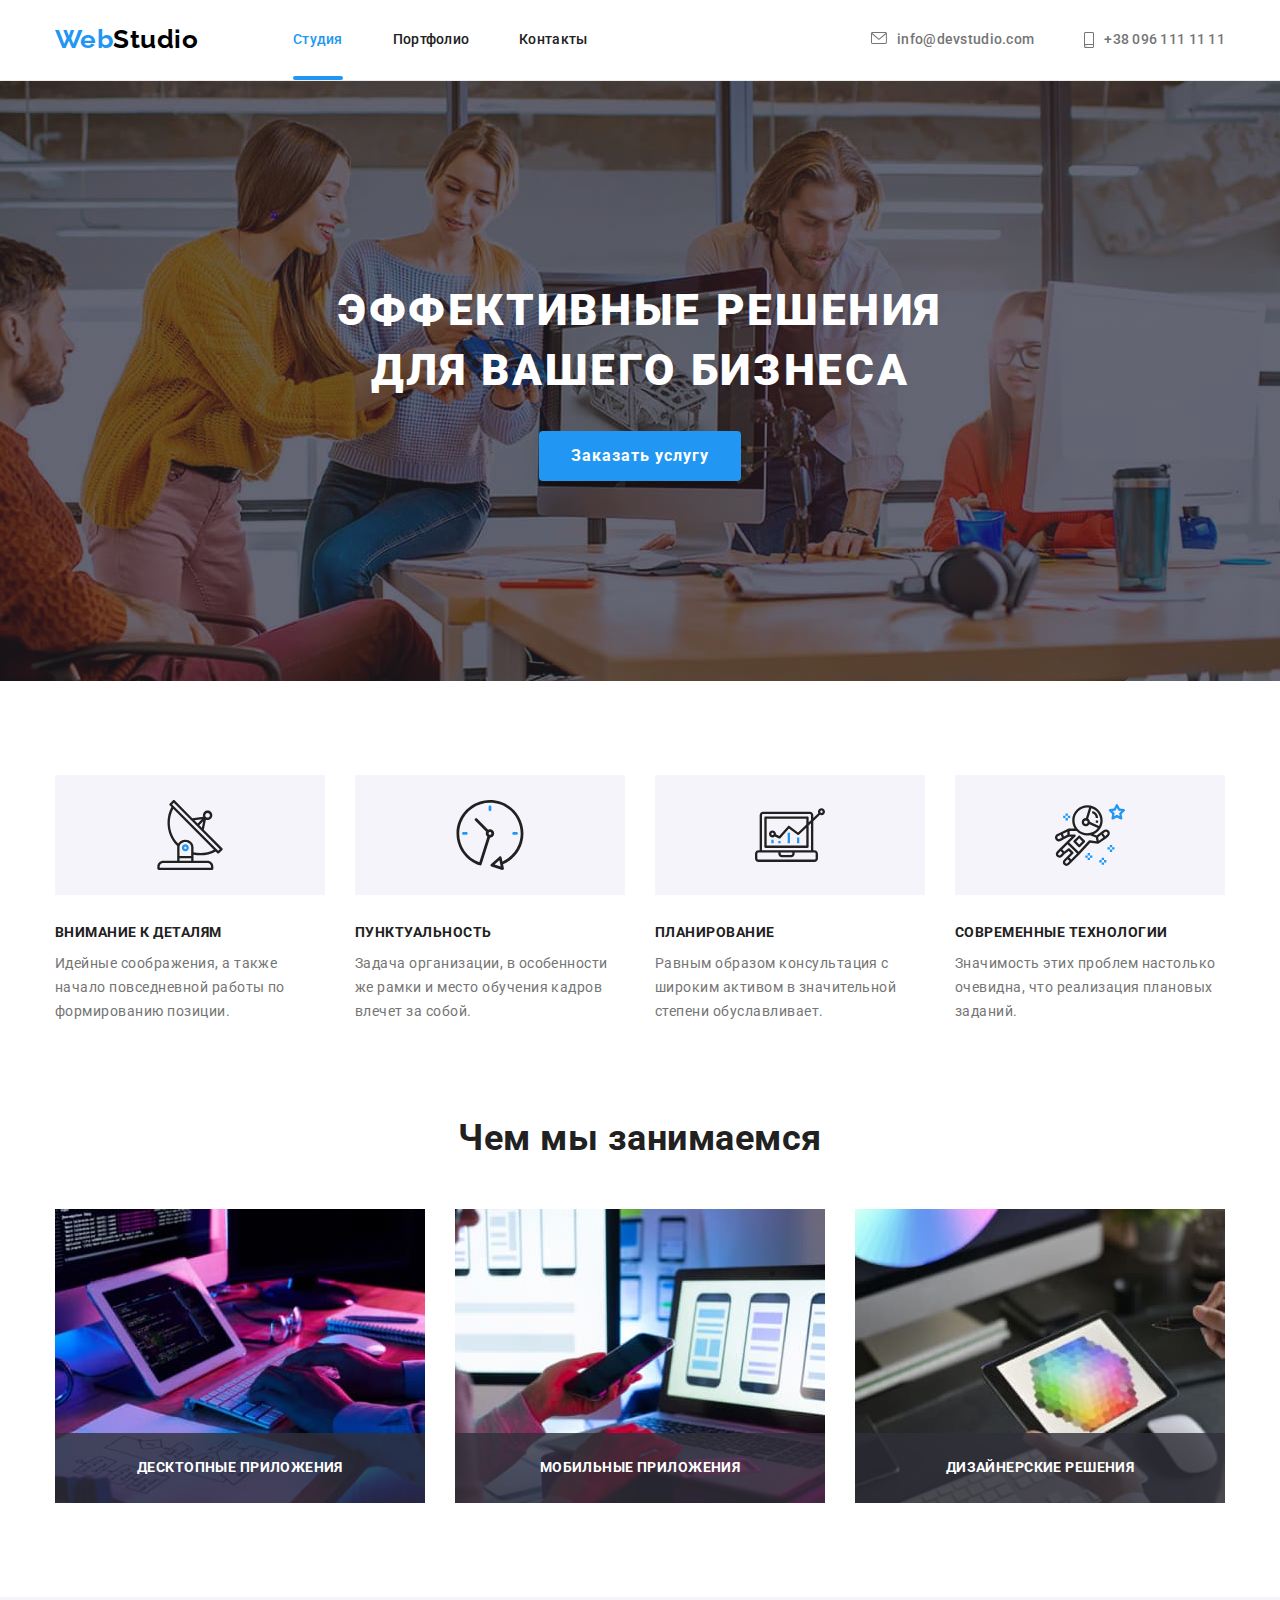
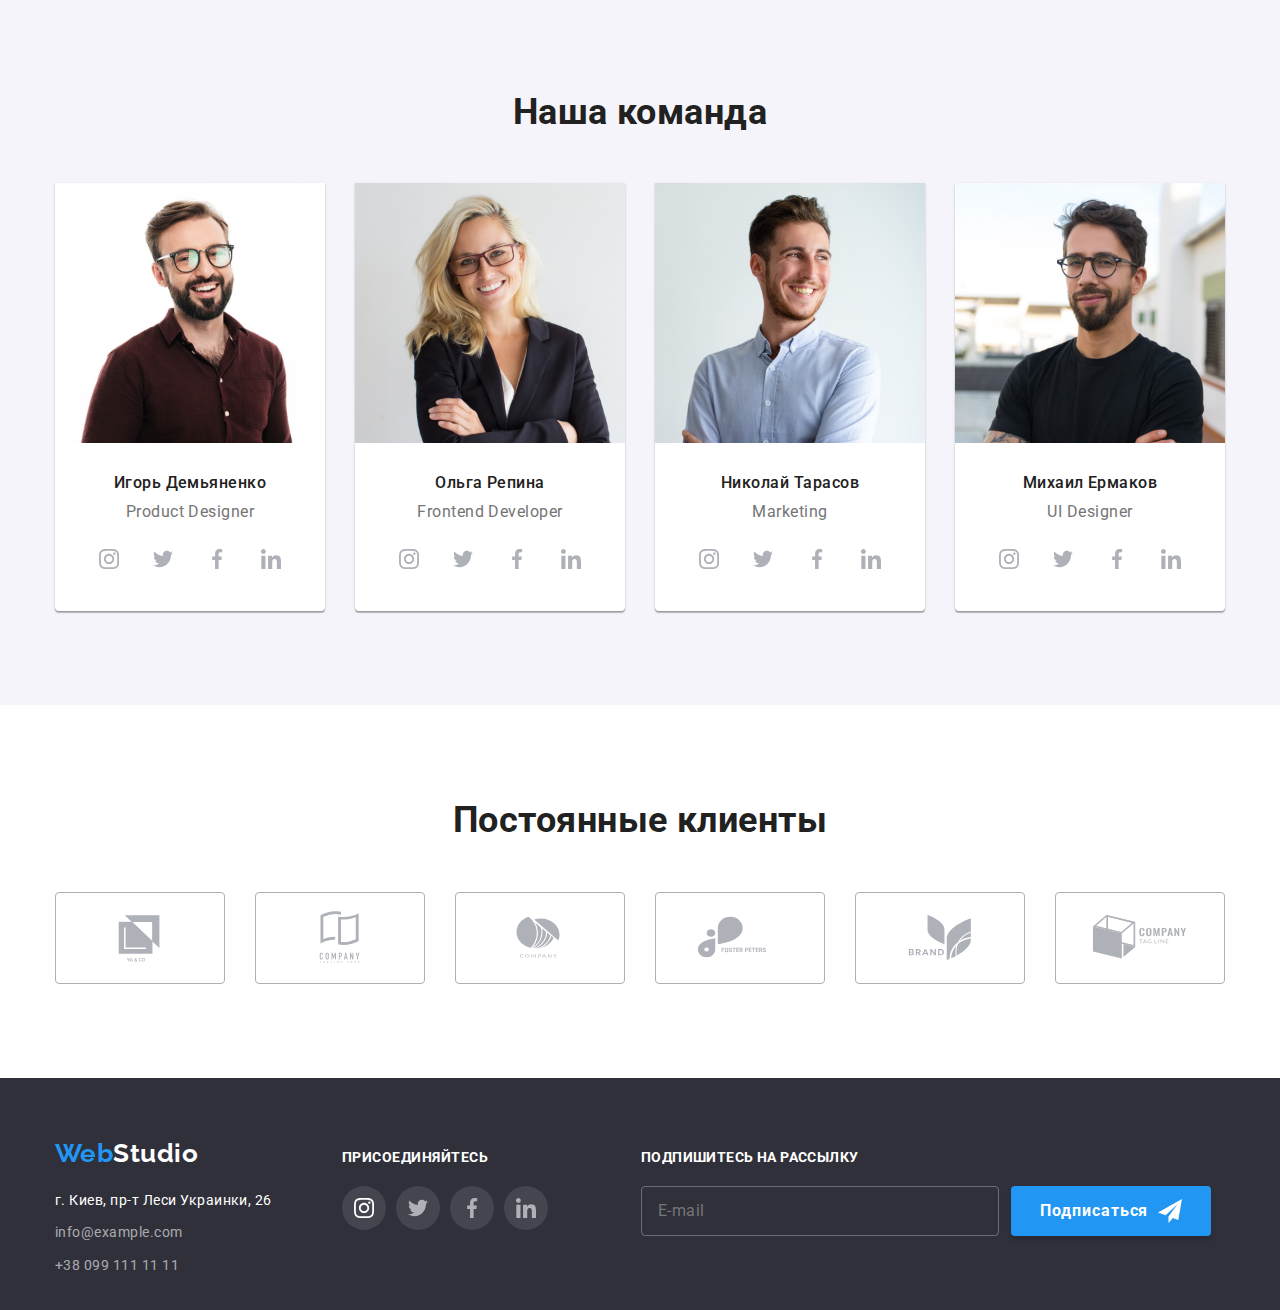
<file: index.html>
<!DOCTYPE html>
<html lang="ru">
  <head>
    <meta charset="UTF-8" />
    <meta http-equiv="X-UA-Compatible" content="IE=edge" />
    <meta name="viewport" content="width=device-width, initial-scale=1.0" />
    <link rel="preconnect" href="https://fonts.googleapis.com" />
    <link rel="preconnect" href="https://fonts.gstatic.com" crossorigin />
    <link
      href="https://fonts.googleapis.com/css2?family=Raleway:wght@700&family=Roboto:wght@400;500;700;900&display=swap"
      rel="stylesheet"
    />
    <title>Document</title>
    <link
      rel="stylesheet"
      href="https://cdnjs.cloudflare.com/ajax/libs/modern-normalize/1.1.0/modern-normalize.min.css"
    />
    <link rel="stylesheet" href="./css/main.min.css" />
  </head>
  <body>
    <!--header-->
    <header class="page-header">
      <div class="container page-header__container">
        <a href="./index.html" class="logo page-header__logo"
          ><span class="logo__accent">Web</span>Studio</a
        >
        <!-- nav -->
        <nav class="nav">
          <ul class="nav list">
            <li class="nav__item">
              <a href="./index.html" class="nav__link nav__link--current"
                >Студия</a
              >
            </li>
            <li class="nav__item">
              <a href="./portfolio.html" class="nav__link">Портфолио</a>
            </li>
            <li class="nav__item"><a href="" class="nav__link">Контакты</a></li>
          </ul>
        </nav>
        <!-- contacts -->
        <ul class="contacts list">
          <li class="contacts__item">
            <a class="contacts__link" href="mailto:info@devstudio.com">
              <svg class="contacts__icon" width="16" height="12">
                <use
                  href="./images/icons.svg/symbol-defs.svg#icon-envelope"
                ></use>
              </svg>
              info@devstudio.com</a
            >
          </li>
          <li class="contacts__item">
            <a class="contacts__link" href="tel:+38 096 111 11 11">
              <svg class="contacts__icon" width="10" height="16">
                <use
                  href="./images/icons.svg/symbol-defs.svg#icon-smartphone"
                ></use>
              </svg>
              +38 096 111 11 11</a
            >
          </li>
        </ul>
      </div>
    </header>

    <!-- main -->
    <main>
      <!--hero-->
      <div>
        <section class="hero">
          <div class="container">
            <h1 class="hero__title">Эффективные решения для вашего бизнеса</h1>
            <button type="button" class="button hero__button" data-modal-open>
              Заказать услугу
            </button>
          </div>
        </section>
      </div>

      <!--features-->
      <section class="section">
        <div class="container">
          <h2 class="visually-hidden">Преимущества</h2>
          <ul class="feature-list list">
            <li class="feature-list__item">
              <div class="feature-list__thumb">
                <svg class="feature-list__icon" width="70" height="70">
                  <use
                    href="./images/icons.svg/symbol-defs.svg#icon-antenna"
                  ></use>
                </svg>
              </div>
              <h3 class="feature-list__title">Внимание к деталям</h3>
              <p class="feature-list__text">
                Идейные соображения, а также начало повседневной работы по
                формированию позиции.
              </p>
            </li>
            <li class="feature-list__item">
              <div class="feature-list__thumb">
                <svg class="feature-list__icon" width="70" height="70">
                  <use
                    href="./images/icons.svg/symbol-defs.svg#icon-clock"
                  ></use>
                </svg>
              </div>
              <h3 class="feature-list__title">Пунктуальность</h3>
              <p class="feature-list__text">
                Задача организации, в особенности же рамки и место обучения
                кадров влечет за собой.
              </p>
            </li>
            <li class="feature-list__item">
              <div class="feature-list__thumb">
                <svg class="feature-list__icon" width="70" height="70">
                  <use
                    href="./images/icons.svg/symbol-defs.svg#icon-diagram"
                  ></use>
                </svg>
              </div>
              <h3 class="feature-list__title">Планирование</h3>
              <p class="feature-list__text">
                Равным образом консультация с широким активом в значительной
                степени обуславливает.
              </p>
            </li>
            <li class="feature-list__item">
              <div class="feature-list__thumb">
                <svg class="feature-list__icon" width="70" height="70">
                  <use
                    href="./images/icons.svg/symbol-defs.svg#icon-astronaut"
                  ></use>
                </svg>
              </div>
              <h3 class="feature-list__title">Современные технологии</h3>
              <p class="feature-list__text">
                Значимость этих проблем настолько очевидна, что реализация
                плановых заданий.
              </p>
            </li>
          </ul>
        </div>
      </section>

      <!--what we are doing-->
      <section class="section section__worktype">
        <div class="container">
          <h2 class="section__title">Чем мы занимаемся</h2>
          <ul class="worktype-list list">
            <li class="worktype-list__item">
              <img
                src="./images/img1.jpg"
                alt="программист пишет код"
                width="370"
                height="294"
              />
              <div class="worktype-list__thumb">
                <h3 class="worktype-list__text">Десктопные приложения</h3>
              </div>
            </li>
            <li class="worktype-list__item">
              <img
                src="./images/img2.jpg"
                alt="программист пишет код для приложения на смартфон"
                width="370"
                height="294"
              />
              <div class="worktype-list__thumb">
                <h3 class="worktype-list__text">Мобильные приложения</h3>
              </div>
            </li>
            <li class="worktype-list__item">
              <img
                src="./images/img3.jpg"
                alt="дизайнер держит цветовую паллету"
                width="370"
                height="294"
              />
              <div class="worktype-list__thumb">
                <h3 class="worktype-list__text">Дизайнерские решения</h3>
              </div>
            </li>
          </ul>
        </div>
      </section>

      <!--team-->
      <section class="section section__team">
        <div class="container">
          <h2 class="section__title">Наша команда</h2>
          <ul class="team-list list">
            <li class="team-list__item">
              <img
                src="./images/img4.jpg"
                alt="фото Игоря Демьяненко"
                width="270"
                height="260"
              />
              <div class="team-list__text">
                <h3 class="team-list__names">Игорь Демьяненко</h3>
                <p lang="en">Product Designer</p>
                <ul class="soc-list list">
                  <li class="soc-list__item">
                    <a href="" class="soc-list__link link">
                      <svg class="soc-list__icon" width="20" height="20">
                        <use
                          href="./images/icons.svg/symbol-defs.svg#icon-instagram"
                        ></use>
                      </svg>
                    </a>
                  </li>
                  <li class="soc-list__item">
                    <a href="" class="soc-list__link link">
                      <svg class="soc-list__icon" width="20" height="20">
                        <use
                          href="./images/icons.svg/symbol-defs.svg#icon-twitter"
                        ></use>
                      </svg>
                    </a>
                  </li>
                  <li class="soc-list__item">
                    <a href="" class="soc-list__link link">
                      <svg class="soc-list__icon" width="20" height="20">
                        <use
                          href="./images/icons.svg/symbol-defs.svg#icon-facebook"
                        ></use>
                      </svg>
                    </a>
                  </li>
                  <li class="soc-list__item">
                    <a href="" class="soc-list__link link">
                      <svg class="soc-list__icon" width="20" height="20">
                        <use
                          href="./images/icons.svg/symbol-defs.svg#icon-linkedin"
                        ></use>
                      </svg>
                    </a>
                  </li>
                </ul>
              </div>
            </li>
            <li class="team-list__item">
              <img
                src="./images/img5.jpg"
                alt="фото Ольги Репиной"
                width="270"
                height="260"
              />
              <div class="team-list__text">
                <h3 class="team-list__names">Ольга Репина</h3>
                <p lang="en">Frontend Developer</p>
                <ul class="soc-list list">
                  <li class="soc-list__item">
                    <a href="" class="soc-list__link link">
                      <svg class="soc-list__icon" width="20" height="20">
                        <use
                          href="./images/icons.svg/symbol-defs.svg#icon-instagram"
                        ></use>
                      </svg>
                    </a>
                  </li>
                  <li class="soc-list__item">
                    <a href="" class="soc-list__link link">
                      <svg class="soc-list__icon" width="20" height="20">
                        <use
                          href="./images/icons.svg/symbol-defs.svg#icon-twitter"
                        ></use>
                      </svg>
                    </a>
                  </li>
                  <li class="soc-list__item">
                    <a href="" class="soc-list__link link">
                      <svg class="soc-list__icon" width="20" height="20">
                        <use
                          href="./images/icons.svg/symbol-defs.svg#icon-facebook"
                        ></use>
                      </svg>
                    </a>
                  </li>
                  <li class="soc-list__item">
                    <a href="" class="soc-list__link link">
                      <svg class="soc-list__icon" width="20" height="20">
                        <use
                          href="./images/icons.svg/symbol-defs.svg#icon-linkedin"
                        ></use>
                      </svg>
                    </a>
                  </li>
                </ul>
              </div>
            </li>
            <li class="team-list__item">
              <img
                src="./images/img6.jpg"
                alt="фото Николая Тарасова"
                width="270"
                height="260"
              />
              <div class="team-list__text">
                <h3 class="team-list__names">Николай Тарасов</h3>
                <p lang="en">Marketing</p>
                <ul class="soc-list list">
                  <li class="soc-list__item">
                    <a href="" class="soc-list__link link">
                      <svg class="soc-list__icon" width="20" height="20">
                        <use
                          href="./images/icons.svg/symbol-defs.svg#icon-instagram"
                        ></use>
                      </svg>
                    </a>
                  </li>
                  <li class="soc-list__item">
                    <a href="" class="soc-list__link link">
                      <svg class="soc-list__icon" width="20" height="20">
                        <use
                          href="./images/icons.svg/symbol-defs.svg#icon-twitter"
                        ></use>
                      </svg>
                    </a>
                  </li>
                  <li class="soc-list__item">
                    <a href="" class="soc-list__link link">
                      <svg class="soc-list__icon" width="20" height="20">
                        <use
                          href="./images/icons.svg/symbol-defs.svg#icon-facebook"
                        ></use>
                      </svg>
                    </a>
                  </li>
                  <li class="soc-list__item">
                    <a href="" class="soc-list__link link">
                      <svg class="soc-list__icon" width="20" height="20">
                        <use
                          href="./images/icons.svg/symbol-defs.svg#icon-linkedin"
                        ></use>
                      </svg>
                    </a>
                  </li>
                </ul>
              </div>
            </li>
            <li class="team-list__item">
              <img
                src="./images/img7.jpg"
                alt="фото Михаила Ермакова"
                width="270"
                height="260"
              />
              <div class="team-list__text">
                <h3 class="team-list__names">Михаил Ермаков</h3>
                <p lang="en">UI Designer</p>
                <ul class="soc-list list">
                  <li class="soc-list__item">
                    <a href="" class="soc-list__link link">
                      <svg class="soc-list__icon" width="20" height="20">
                        <use
                          href="./images/icons.svg/symbol-defs.svg#icon-instagram"
                        ></use>
                      </svg>
                    </a>
                  </li>
                  <li class="soc-list__item">
                    <a href="" class="soc-list__link link">
                      <svg class="soc-list__icon" width="20" height="20">
                        <use
                          href="./images/icons.svg/symbol-defs.svg#icon-twitter"
                        ></use>
                      </svg>
                    </a>
                  </li>
                  <li class="soc-list__item">
                    <a href="" class="soc-list__link link">
                      <svg class="soc-list__icon" width="20" height="20">
                        <use
                          href="./images/icons.svg/symbol-defs.svg#icon-facebook"
                        ></use>
                      </svg>
                    </a>
                  </li>
                  <li class="soc-list__item">
                    <a href="" class="soc-list__link link">
                      <svg class="soc-list__icon" width="20" height="20">
                        <use
                          href="./images/icons.svg/symbol-defs.svg#icon-linkedin"
                        ></use>
                      </svg>
                    </a>
                  </li>
                </ul>
              </div>
            </li>
          </ul>
        </div>
      </section>

      <!-- clients -->
      <section class="section">
        <div class="container">
          <h2 class="section__title">Постоянные клиенты</h2>
          <ul class="clients-list list">
            <li class="clients-list__item">
              <a href="" class="clients-list__link link">
                <svg class="clients-list__icon" width="106" height="60">
                  <use
                    href="./images/icons.svg/symbol-defs.svg#icon-logo1"
                  ></use>
                </svg>
              </a>
            </li>
            <li class="clients-list__item">
              <a href="" class="clients-list__link link">
                <svg class="clients-list__icon" width="106" height="60">
                  <use
                    href="./images/icons.svg/symbol-defs.svg#icon-logo2"
                  ></use>
                </svg>
              </a>
            </li>
            <li class="clients-list__item">
              <a href="" class="clients-list__link link">
                <svg class="clients-list__icon" width="106" height="60">
                  <use
                    href="./images/icons.svg/symbol-defs.svg#icon-logo3"
                  ></use>
                </svg>
              </a>
            </li>
            <li class="clients-list__item">
              <a href="" class="clients-list__link link">
                <svg class="clients-list__icon" width="106" height="60">
                  <use
                    href="./images/icons.svg/symbol-defs.svg#icon-logo4"
                  ></use>
                </svg>
              </a>
            </li>
            <li class="clients-list__item">
              <a href="" class="clients-list__link link">
                <svg class="clients-list__icon" width="106" height="60">
                  <use
                    href="./images/icons.svg/symbol-defs.svg#icon-logo5"
                  ></use>
                </svg>
              </a>
            </li>
            <li class="clients-list__item">
              <a href="" class="clients-list__link link">
                <svg class="clients-list__icon" width="106" height="60">
                  <use
                    href="./images/icons.svg/symbol-defs.svg#icon-logo6"
                  ></use>
                </svg>
              </a>
            </li>
          </ul>
        </div>
      </section>
    </main>

    <!--footer-->
    <footer class="page-footer">
      <div class="container page-footer__container">
        <div class="footer-content">
          <a href="./index.html" class="logo footer-content__logo"
            ><span class="logo__accent">Web</span>Studio</a
          >
          <address>
            <ul class="adress-list list">
              <li class="adress-list__item">
                <a
                  class="adress-list__link adress-list__link--white"
                  href="https://www.google.com/maps/d/u/0/viewer?mid=10uSM3H-mIU3GznYo2szRIEphczw&hl=en_US&ll=50.42732700000001%2C30.538092&z=17"
                  target="_blank"
                  rel="noreferrer noopener"
                >
                  г. Киев, пр-т Леси Украинки, 26
                </a>
              </li>
              <li class="adress-list__item">
                <a class="adress-list__link" href="mailto:info@example.com"
                  >info@example.com</a
                >
              </li>
              <li class="adress-list__item">
                <a class="adress-list__link" href="tel=+380991111111"
                  >+38 099 111 11 11</a
                >
              </li>
            </ul>
          </address>
        </div>
        <div class="footer-soc">
          <h3 class="footer-soc-title">Присоединяйтесь</h3>
          <ul class="soc-list list">
            <li class="soc-list__item">
              <a href="" class="soc-list__link soc-list__link--white link">
                <svg class="footer-soc__icon" width="20" height="20">
                  <use
                    href="./images/icons.svg/symbol-defs.svg#icon-instagram"
                  ></use>
                </svg>
              </a>
            </li>
            <li class="soc-list__item">
              <a href="" class="soc-list__link soc-list__link--white link">
                <svg class="soc-list__icon" width="20" height="20">
                  <use
                    href="./images/icons.svg/symbol-defs.svg#icon-twitter"
                  ></use>
                </svg>
              </a>
            </li>
            <li class="soc-list__item">
              <a href="" class="soc-list__link soc-list__link--white link">
                <svg class="soc-list__icon" width="20" height="20">
                  <use
                    href="./images/icons.svg/symbol-defs.svg#icon-facebook"
                  ></use>
                </svg>
              </a>
            </li>
            <li class="soc-list__item">
              <a href="" class="soc-list__link soc-list__link--white link">
                <svg class="soc-list__icon" width="20" height="20">
                  <use
                    href="./images/icons.svg/symbol-defs.svg#icon-linkedin"
                  ></use>
                </svg>
              </a>
            </li>
          </ul>
        </div>
        <div>
          <form name="subscribe-form" class="subscribe-form">
            <div class="subscribe-form__thumb">
              <label class="subscribe-form__label" id="subscribe-id"
                >Подпишитесь на рассылку</label
              >
              <input
                type="email"
                name="subscribe-email"
                class="subscribe-form__input"
                placeholder="E-mail"
                id="subscribe-id"
              />
            </div>
            <button type="submit" class="button subscribe-form__button">
              Подписаться
              <svg class="subscribe-form__icon" width="24" height="24">
                <use
                  href="./images/icons.svg/symbol-defs.svg#icon-icon-send"
                ></use>
              </svg>
            </button>
          </form>
        </div>
      </div>
    </footer>

    <!-- modal -->
    <div class="backdrop is-hidden" data-modal>
      <div class="modal">
        <p class="modal__title">Оставьте свои данные, мы вам перезвоним</p>
        <form class="form-modal" name="form-modal">
          <label class="form-modal__field">
            <span class="form-modal__label">Имя</span>
            <span class="form-modal__icon">
              <input
                type="text"
                class="form-modal__input"
                name="username"
                required
              />
              <svg class="icon-input" width="18" height="18">
                <use
                  href="./images/icons.svg/symbol-defs.svg#icon-person-input"
                ></use>
              </svg>
            </span>
          </label>

          <label class="form-modal__field">
            <span class="form-modal__label">Телефон</span>
            <span class="form-modal__icon">
              <input
                type="text"
                class="form-modal__input"
                name="phone-number"
                required
              />
              <svg class="icon-input" width="18" height="18">
                <use
                  href="./images/icons.svg/symbol-defs.svg#icon-phone-input"
                ></use>
              </svg>
            </span>
          </label>

          <label class="form-modal__field">
            <span class="form-modal__label">Почта</span>
            <span class="form-modal__icon">
              <input
                type="text"
                class="form-modal__input"
                name="request-email"
                required
              />
              <svg class="icon-input" width="18" height="18">
                <use
                  href="./images/icons.svg/symbol-defs.svg#icon-email-input"
                ></use>
              </svg>
            </span>
          </label>

          <label class="form-modal__field form-modal__comment">
            <span class="form-modal__label">Комментарий</span>
            <textarea
              name="comment"
              class="form-modal__textarea"
              placeholder="Введите текст"
            ></textarea>
          </label>

          <label class="form-modal__field form-modal__field--last">
            <input
              class="checkbox-input visually-hidden"
              type="checkbox"
              name="checkbox"
              required
            />
            <span class="form-modal__checkbox"></span>
            <span class="form-modal__title"
              >Соглашаюсь с рассылкой и принимаю
              <a href class="form-modal__link">Условия договора</a>
            </span>
          </label>
          <button type="submit" class="button form-modal__button">
            Отправить
          </button>
        </form>

        <button class="close-button" data-modal-close>
          <svg class="close-button-icon" width="18" height="18">
            <use
              href="./images/icons.svg/symbol-defs.svg#icon-close-button"
            ></use>
          </svg>
        </button>
      </div>
    </div>
    <script src="./js/modal.js"></script>
  </body>
</html>
</file>
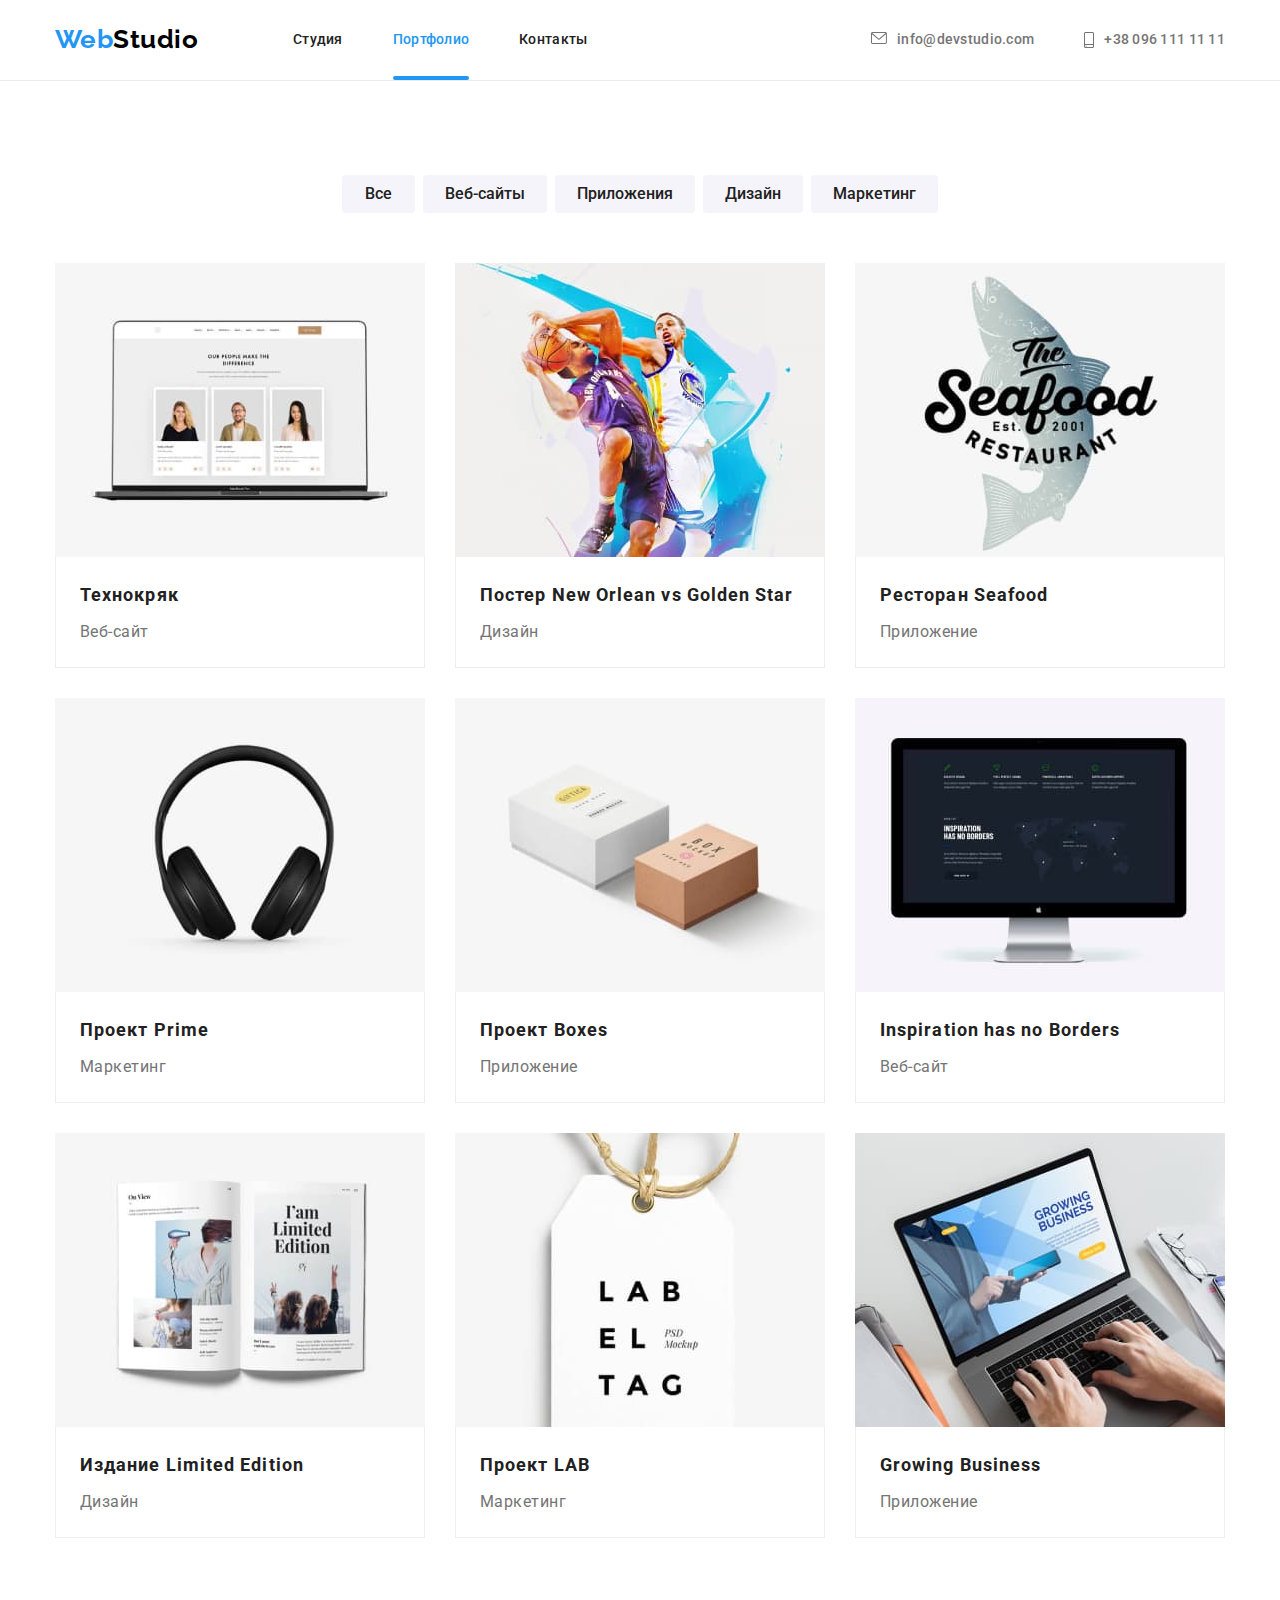
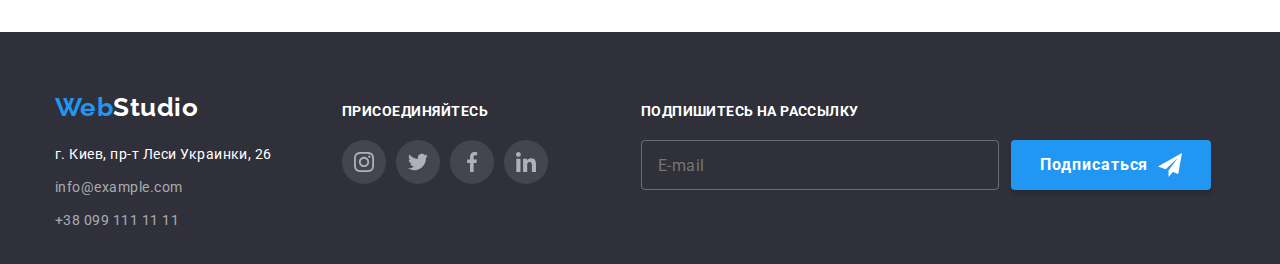
<file: portfolio.html>
<!DOCTYPE html>
<html lang="ru">
  <head>
    <meta charset="UTF-8" />
    <meta http-equiv="X-UA-Compatible" content="IE=edge" />
    <meta name="viewport" content="width=device-width, initial-scale=1.0" />
    <link rel="preconnect" href="https://fonts.googleapis.com" />
    <link rel="preconnect" href="https://fonts.gstatic.com" crossorigin />
    <link
      href="https://fonts.googleapis.com/css2?family=Raleway:wght@700&family=Roboto:wght@400;500;700;900&display=swap"
      rel="stylesheet"
    />
    <title>Document</title>
    <link
      rel="stylesheet"
      href="https://cdnjs.cloudflare.com/ajax/libs/modern-normalize/1.1.0/modern-normalize.min.css"
    />
    <link rel="stylesheet" href="./css/main.min.css" />
  </head>
  <body>
    <!--Шапка-->
    <header class="page-header">
      <div class="container page-header__container">
        <a href="./index.html" class="logo page-header__logo"
          ><span class="logo__accent">Web</span>Studio</a
        >
        <!-- nav -->
        <nav class="nav">
          <ul class="nav list">
            <li class="nav__item">
              <a href="./index.html" class="nav__link">Студия</a>
            </li>
            <li class="nav__item">
              <a href="./portfolio.html" class="nav__link nav__link--current"
                >Портфолио</a
              >
            </li>
            <li class="nav__item"><a href="" class="nav__link">Контакты</a></li>
          </ul>
        </nav>
        <!-- contacts -->
        <ul class="contacts list">
          <li class="contacts__item">
            <a class="contacts__link" href="mailto:info@devstudio.com">
              <svg class="contacts__icon" width="16" height="12">
                <use
                  href="./images/icons.svg/symbol-defs.svg#icon-envelope"
                ></use>
              </svg>
              info@devstudio.com</a
            >
          </li>
          <li class="contacts__item">
            <a class="contacts__link" href="tel:+38 096 111 11 11">
              <svg class="contacts__icon" width="10" height="16">
                <use
                  href="./images/icons.svg/symbol-defs.svg#icon-smartphone"
                ></use>
              </svg>
              +38 096 111 11 11</a
            >
          </li>
        </ul>
      </div>
    </header>

    <!-- page portfolio -->
    <main>
      <section class="section">
        <div class="container">
          <h1 class="section__title visually-hidden">Портфолио</h1>
          <ul class="filter-list list">
            <li class="filter-list__item">
              <button type="button" class="filter-list__button">Все</button>
            </li>
            <li class="filter-list__item">
              <button type="button" class="filter-list__button">
                Веб-сайты
              </button>
            </li>
            <li class="filter-list__item">
              <button type="button" class="filter-list__button">
                Приложения
              </button>
            </li>
            <li class="filter-list__item">
              <button type="button" class="filter-list__button">Дизайн</button>
            </li>
            <li class="filter-list__item">
              <button type="button" class="filter-list__button">
                Маркетинг
              </button>
            </li>
          </ul>
          <ul class="works-list list">
            <li class="works-list__item">
              <a class="works-list__link" href="">
                <div class="works-list__thumb">
                  <img
                    src="./images/img8.jpg"
                    alt="Сайт на экране ноутбука"
                    width="370"
                    height="294"
                  />
                  <p class="works-list__top-text">
                    Ресурс предлагает комплексные предложения с разным уровнем
                    функционала и сервисов. Все это позволит посетителю получить
                    исчерпывающие сведения о компании или частном лице.
                  </p>
                </div>
                <div class="works-list__title">
                  <h2 class="works-list__client">Технокряк</h2>
                  <p class="works-list__category">Веб-сайт</p>
                </div>
              </a>
            </li>
            <li class="works-list__item">
              <a class="works-list__link" href="">
                <div class="works-list__thumb">
                  <img
                    src="./images/img9.jpg"
                    alt="Баскетболисты в прыжке>"
                    width="370"
                    height="294"
                  />

                  <p class="works-list__top-text">
                    Ресурс предлагает комплексные предложения с разным уровнем
                    функционала и сервисов. Все это позволит посетителю получить
                    исчерпывающие сведения о компании или частном лице.
                  </p>
                </div>
                <div class="works-list__title">
                  <h2 class="works-list__client">
                    Постер New Orlean vs Golden Star
                  </h2>
                  <p class="works-list__category">Дизайн</p>
                </div>
              </a>
            </li>
            <li class="works-list__item">
              <a class="works-list__link" href="">
                <div class="works-list__thumb">
                  <img
                    src="./images/img10.jpg"
                    alt="Название ресторана на фоне рыбы"
                    width="370"
                    height="294"
                  />

                  <p class="works-list__top-text">
                    Ресурс предлагает комплексные предложения с разным уровнем
                    функционала и сервисов. Все это позволит посетителю получить
                    исчерпывающие сведения о компании или частном лице.
                  </p>
                </div>
                <div class="works-list__title">
                  <h2 class="works-list__client">Ресторан Seafood</h2>
                  <p class="works-list__category">Приложение</p>
                </div>
              </a>
            </li>
            <li class="works-list__item">
              <a class="works-list__link" href="">
                <div class="works-list__thumb">
                  <img
                    src="./images/img11.jpg"
                    alt="Черные наушники"
                    width="370"
                    height="294"
                  />

                  <p class="works-list__top-text">
                    Ресурс предлагает комплексные предложения с разным уровнем
                    функционала и сервисов. Все это позволит посетителю получить
                    исчерпывающие сведения о компании или частном лице.
                  </p>
                </div>
                <div class="works-list__title">
                  <h2 class="works-list__client">Проект Prime</h2>
                  <p class="works-list__category">Маркетинг</p>
                </div>
              </a>
            </li>
            <li class="works-list__item">
              <a class="works-list__link" href="">
                <div class="works-list__thumb">
                  <img
                    src="./images/img12.jpg"
                    alt="Белая и коричнивая коробки"
                    width="370"
                    height="294"
                  />

                  <p class="works-list__top-text">
                    Ресурс предлагает комплексные предложения с разным уровнем
                    функционала и сервисов. Все это позволит посетителю получить
                    исчерпывающие сведения о компании или частном лице.
                  </p>
                </div>
                <div class="works-list__title">
                  <h2 class="works-list__client">Проект Boxes</h2>
                  <p class="works-list__category">Приложение</p>
                </div>
              </a>
            </li>
            <li class="works-list__item">
              <a class="works-list__link" href="">
                <div class="works-list__thumb">
                  <img
                    src="./images/img13.jpg"
                    alt="Сайт на экране монитора"
                    width="370"
                    height="294"
                  />

                  <p class="works-list__top-text">
                    Ресурс предлагает комплексные предложения с разным уровнем
                    функционала и сервисов. Все это позволит посетителю получить
                    исчерпывающие сведения о компании или частном лице.
                  </p>
                </div>
                <div class="works-list__title">
                  <h2 class="works-list__client">Inspiration has no Borders</h2>
                  <p class="works-list__category">Веб-сайт</p>
                </div>
              </a>
            </li>
            <li class="works-list__item">
              <a class="works-list__link" href="">
                <div class="works-list__thumb">
                  <img
                    src="./images/img14.jpg"
                    alt="Разворот книги"
                    width="370"
                    height="294"
                  />

                  <p class="works-list__top-text">
                    Ресурс предлагает комплексные предложения с разным уровнем
                    функционала и сервисов. Все это позволит посетителю получить
                    исчерпывающие сведения о компании или частном лице.
                  </p>
                </div>
                <div class="works-list__title">
                  <h2 class="works-list__client">Издание Limited Edition</h2>
                  <p class="works-list__category">Дизайн</p>
                </div>
              </a>
            </li>
            <li class="works-list__item">
              <a class="works-list__link" href="">
                <div class="works-list__thumb">
                  <img
                    src="./images/img15.jpg"
                    alt="Бирка"
                    width="370"
                    height="294"
                  />

                  <p class="works-list__top-text">
                    Ресурс предлагает комплексные предложения с разным уровнем
                    функционала и сервисов. Все это позволит посетителю получить
                    исчерпывающие сведения о компании или частном лице.
                  </p>
                </div>
                <div class="works-list__title">
                  <h2 class="works-list__client">Проект LAB</h2>
                  <p class="works-list__category">Маркетинг</p>
                </div>
              </a>
            </li>
            <li class="works-list__item">
              <a class="works-list__link" href="">
                <div class="works-list__thumb">
                  <img
                    src="./images/img16.jpg"
                    alt="Человек печатает на клавиатуре"
                    width="370"
                    height="294"
                  />

                  <p class="works-list__top-text">
                    Ресурс предлагает комплексные предложения с разным уровнем
                    функционала и сервисов. Все это позволит посетителю получить
                    исчерпывающие сведения о компании или частном лице.
                  </p>
                </div>
                <div class="works-list__title">
                  <h2 class="works-list__client">Growing Business</h2>
                  <p class="works-list__category">Приложение</p>
                </div>
              </a>
            </li>
          </ul>
        </div>
      </section>
    </main>

    <!--Футер-->
    <footer class="page-footer">
      <div class="container page-footer__container">
        <div class="footer-content">
          <a href="./index.html" class="logo footer-content__logo"
            ><span class="logo__accent">Web</span>Studio</a
          >
          <address>
            <ul class="adress-list list">
              <li class="adress-list__item">
                <a
                  class="adress-list__link adress-list__link--white"
                  href="https://www.google.com/maps/d/u/0/viewer?mid=10uSM3H-mIU3GznYo2szRIEphczw&hl=en_US&ll=50.42732700000001%2C30.538092&z=17"
                  target="_blank"
                  rel="noreferrer noopener"
                >
                  г. Киев, пр-т Леси Украинки, 26
                </a>
              </li>
              <li class="adress-list__item">
                <a class="adress-list__link" href="mailto:info@example.com"
                  >info@example.com</a
                >
              </li>
              <li class="adress-list__item">
                <a class="adress-list__link" href="tel=+380991111111"
                  >+38 099 111 11 11</a
                >
              </li>
            </ul>
          </address>
        </div>
        <div class="footer-soc">
          <h3 class="footer-soc-title">Присоединяйтесь</h3>
          <ul class="soc-list list">
            <li class="soc-list__item">
              <a href="" class="soc-list__link soc-list__link--white link">
                <svg class="soc-list__icon" width="20" height="20">
                  <use
                    href="./images/icons.svg/symbol-defs.svg#icon-instagram"
                  ></use>
                </svg>
              </a>
            </li>
            <li class="soc-list__item">
              <a href="" class="soc-list__link soc-list__link--white link">
                <svg class="soc-list__icon" width="20" height="20">
                  <use
                    href="./images/icons.svg/symbol-defs.svg#icon-twitter"
                  ></use>
                </svg>
              </a>
            </li>
            <li class="soc-list__item">
              <a href="" class="soc-list__link soc-list__link--white link">
                <svg class="soc-list__icon" width="20" height="20">
                  <use
                    href="./images/icons.svg/symbol-defs.svg#icon-facebook"
                  ></use>
                </svg>
              </a>
            </li>
            <li class="soc-list__item">
              <a href="" class="soc-list__link soc-list__link--white link">
                <svg class="soc-list__icon" width="20" height="20">
                  <use
                    href="./images/icons.svg/symbol-defs.svg#icon-linkedin"
                  ></use>
                </svg>
              </a>
            </li>
          </ul>
        </div>
        <div>
          <form name="subscribe-form" class="subscribe-form">
            <div class="subscribe-form__thumb">
              <label class="subscribe-form__label" id="subscribe-id"
                >Подпишитесь на рассылку</label
              >
              <input
                type="email"
                name="subscribe-email"
                class="subscribe-form__input"
                placeholder="E-mail"
                id="subscribe-id"
              />
            </div>
            <button type="submit" class="button subscribe-form__button">
              Подписаться
              <svg class="subscribe-form__icon" width="24" height="24">
                <use
                  href="./images/icons.svg/symbol-defs.svg#icon-icon-send"
                ></use>
              </svg>
            </button>
          </form>
        </div>
      </div>
    </footer>
  </body>
</html>
</file>
<file: css/main.min.css>
:root{--primary-text-color: #757575;--title-text-color: #212121;--axent-color: #2196F3;--white-color: #FFFFFF;--logo-main-color: #000000;--primary-background-color: #FFFFFF;--secondary-background-color: #F5F4FA;--axent-background-color: #2F303A;--footer-contacts-color: rgba(255, 255, 255, 0.6);--header-border-color: #ECECEC;--cards-border-color: #EEEEEE;--icon-color: #AFB1B8;--timing-function: cubic-bezier(0.4, 0, 0.2, 1);--time-duration: 250ms}img{display:block;min-width:100%;height:auto}.list{list-style:none}h1,h2,h3,h4,h5,h6,ul,p{margin:0;padding:0}body{font-family:roboto,sans-serif;background-color:var(--primary-background-color);color:var(--primary-text-color);letter-spacing:.03em}.visually-hidden{position:absolute;white-space:nowrap;width:1px;height:1px;overflow:hidden;border:0;padding:0;clip:rect(0 0 0 0);clip-path:inset(50%);margin:-1px}.container{margin:0 auto;padding:0 15px;width:1200px}.soc-list{display:flex;justify-content:center;margin-top:16px}.soc-list__item{border-radius:50%;width:44px;height:44px}.soc-list__item:not(:last-child){margin-right:10px}.soc-list__link{display:flex;width:100%;height:100%;border-radius:50%;justify-content:center;align-items:center;transition:background-color var(--time-duration) var(--timing-function)}.soc-list__link:hover,.soc-list__link:focus{background-color:var(--axent-color)}.soc-list__icon{fill:var(--icon-color);transition:fill var(--time-duration) var(--timing-function)}.soc-list__link:hover .soc-list__icon,.soc-list__link:focus .soc-list__icon{fill:var(--white-color)}.page-header{border-bottom:1px solid var(--header-border-color)}.page-header__container{display:flex;align-items:center}.logo{font-family:raleway,sans-serif;color:var(--logo-main-color);font-weight:700;font-size:26px;line-height:1.19;text-decoration:none}.page-header__logo{display:flex;margin-right:93px;padding-top:24px;padding-bottom:25px;width:145px}.logo__accent{color:var(--axent-color)}.nav{display:flex;position:relative}.nav__link{display:block;padding-top:32px;padding-bottom:32px;font-family:inherit;color:var(--title-text-color);font-weight:500;font-size:14px;line-height:1.14;letter-spacing:.02em;text-decoration:none;transition:color var(--time-duration) var(--timing-function)}.nav__link:hover,.nav__link:focus{color:var(--axent-color)}.nav__link--current{color:var(--axent-color)}.nav__link--current::after{content:"";position:absolute;display:block;bottom:0;width:100%;height:4px;background-color:var(--axent-color);border-radius:2px}.nav__item{position:relative}.nav__item:not(:last-child){margin-right:50px}.contacts{display:flex;margin-left:auto}.contacts__item:not(:last-child){margin-right:50px}.contacts__link{display:flex;padding-top:32px;padding-bottom:32px;font-family:inherit;color:var(--primary-text-color);font-weight:500;font-size:14px;line-height:1.14;letter-spacing:.02em;text-decoration:none;transition:color var(--time-duration) var(--timing-function)}.contacts__link:hover,.contacts__link:focus{color:var(--axent-color)}.contacts__icon{display:block;margin-right:10px;fill:currentColor}.hero{padding-top:200px;padding-bottom:200px;margin-left:auto;margin-right:auto;max-width:1600px;height:600px;background-color:var(--axent-background-color);background-image:linear-gradient(rgba(47, 48, 58, 0.4), rgba(47, 48, 58, 0.4)),url("../images/Img17.jpg");background-repeat:no-repeat;background-position:center;background-size:cover;color:var(--white-color);text-align:center}.hero__title{margin-bottom:30px;margin-right:auto;margin-left:auto;max-width:696px;font-weight:900;font-size:44px;line-height:1.36;letter-spacing:.06em;text-transform:uppercase}.button{box-shadow:0px 4px 4px rgba(0,0,0,.15);border:none;border-radius:4px;background-color:var(--axent-color);color:inherit;font-family:inherit;font-weight:700;font-size:16px;line-height:1.88;letter-spacing:.06em;cursor:pointer}.hero__button{display:inline-block;padding:10px 32px;min-width:200px}.section{padding-top:94px;padding-bottom:94px}.section__title{margin-bottom:50px;color:var(--title-text-color);font-weight:700;font-size:36px;line-height:1.17;text-align:center}.backdrop{position:fixed;top:0;left:0;width:100%;height:100%;background-color:rgba(0,0,0,.2);visibility:visible;opacity:1;transition:opacity var(--time-duration) var(--timing-function),visibility var(--time-duration) var(--timing-function)}.is-hidden{visibility:hidden;opacity:0;pointer-events:none}.modal{position:absolute;top:50%;left:50%;display:inline-block;justify-content:center;align-items:center;padding:40px;width:528px;min-height:581px;box-shadow:0px 1px 3px rgba(0,0,0,.12),0px 1px 1px rgba(0,0,0,.14),0px 2px 1px rgba(0,0,0,.2);border-radius:4px;background-color:var(--primary-background-color);transform:translate(-50%, -50%) scale(1) rotate(360deg);transition:transform var(--time-duration) var(--timing-function)}.backdrop.is-hidden .modal{transform:translate(-50%, -50%) scale(0) rotate(0)}.modal__title{text-align:center;font-style:normal;font-weight:700;font-size:20px;line-height:1.15;letter-spacing:.03em;margin-bottom:12px;color:var(--title-text-color)}.form-modal__field{display:block;text-align:left;margin-bottom:10px}.form-modal__label{display:block;margin-bottom:4px;font-style:normal;font-weight:400;font-size:12px;line-height:1.17;letter-spacing:.01em}.form-modal__icon{position:relative}.form-modal__input{width:100%;height:40px;padding:11px 12px;padding-left:42px;border:1px solid rgba(33,33,33,.2);border-radius:4px;outline:rgba(0,0,0,0);transition:border 250ms cubic-bezier(0.4, 0, 0.2, 1)}.form-modal__input:hover,.form-modal__input:focus{border-color:var(--axent-color)}.icon-input{display:inline-block;position:absolute;left:12px;top:50%;transform:translateY(-50%);transition:fill var(--axent-color)}.form-modal__input:hover+.icon-input,.form-modal__input:focus+.icon-input{fill:var(--axent-color)}.form-modal__comment{margin-bottom:0}.form-modal__textarea{display:flex;width:100%;height:120px;padding:12px 16px;border:1px solid rgba(33,33,33,.2);border-radius:4px;outline:rgba(0,0,0,0);font-style:normal;font-weight:400;font-size:14px;letter-spacing:.01em;resize:none}.form-modal__textarea:hover,.form-modal__textarea:focus{border-color:var(--axent-color)}.form-modal__textarea::placeholder{line-height:1.14;letter-spacing:.01em;color:rgba(117,117,117,.5)}.form-modal__field--last{display:flex;justify-content:center;align-items:center;margin-top:20px;margin-bottom:30px;cursor:pointer}.form-modal__checkbox{display:flex;justify-content:center;align-items:center;width:16px;height:15px;margin-right:8.38px;border:2px solid var(--title-text-color);border-radius:2px;transition:background-color var(--time-duration) var(--timing-function),border-color var(--time-duration) var(--timing-function)}.checkbox-input:checked+.form-modal__checkbox{background-color:var(--axent-color);border-color:var(--axent-color);background-image:url(../images/icon\ check.svg)}.form-modal__title{font-style:normal;font-weight:400;font-size:14px;line-height:1.71;letter-spacing:.03em}.form-modal__link{color:var(--axent-color)}.form-modal__button{display:flex;justify-content:center;align-items:center;min-width:200px;padding:10px 55px 10px 56px;margin-left:auto;margin-right:auto;color:var(--white-color)}.form-modal__button:hover,.form-modal__button:focus{background-color:#188ce8}.close-button{position:absolute;top:14px;right:12px;width:30px;height:30px;background-color:rgba(0,0,0,0);border:1px solid rgba(0,0,0,.1);border-radius:50%;transition:color var(--time-duration) var(--timing-function)}.close-button-icon{position:absolute;top:50%;left:50%;transform:translate(-50%, -50%);fill:currentColor}.close-button-icon:hover,.close-button-icon:focus{color:var(--axent-color)}.feature-list{display:flex}.feature-list__item{width:270px}.feature-list__item:not(:last-child){margin-right:30px}.feature-list__thumb{display:flex;margin-bottom:30px;width:270px;height:120px;background:var(--secondary-background-color);justify-content:center;align-items:center}.feature-list__icon{border-radius:4px}.feature-list__title{margin-bottom:10px;color:var(--title-text-color);font-weight:700;font-size:14px;line-height:1.14;text-transform:uppercase}.feature-list__text{font-size:14px;line-height:1.72}.section__worktype{padding-top:0}.worktype-list{display:flex}.worktype-list__item{position:relative;width:370px}.worktype-list__item:not(:last-child){margin-right:30px}.worktype-list__thumb{position:absolute;bottom:0;width:100%;height:70px;display:flex;justify-content:center;align-items:center;background-color:rgba(47,48,58,.8)}.worktype-list__text{font-weight:700;font-size:14px;line-height:1.14;letter-spacing:.03em;text-transform:uppercase;color:var(--white-color)}.section__team{background-color:var(--secondary-background-color);font-size:16px;line-height:1.19;text-align:center}.team-list{display:flex}.team-list__item{background-color:var(--primary-background-color);width:270px;box-shadow:0px 1px 3px rgba(0,0,0,.12),0px 1px 1px rgba(0,0,0,.14),0px 2px 1px rgba(0,0,0,.2);border-radius:0px 0px 4px 4px}.team-list__item:not(:last-child){margin-right:30px}.team-list__text{padding-top:30px;padding-bottom:30px}.team-list__names{margin-bottom:10px;color:var(--title-text-color);font-weight:500;font-size:16px}.clients-list{display:flex;justify-content:center}.clients-list__item{width:170px;height:92px;border:1px solid var(--icon-color);border-radius:4px;transition:border var(--time-duration) var(--timing-function)}.clients-list__item:hover,.clients-list__item:focus{border:1px solid var(--axent-color)}.clients-list__item:not(:last-child){margin-right:30px}.clients-list__link{display:flex;width:100%;height:100%;justify-content:center;align-items:center;transition:background-color var(--time-duration) var(--timing-function)}.clients-list__link:hover,.clients-list__link:focus{background-color:var(--white-color)}.clients-list__icon{fill:var(--icon-color);transition:fill var(--time-duration) var(--timing-function)}.clients-list__link:hover .clients-list__icon,.clients-list__link:focus .clients-list__icon{fill:var(--axent-color)}.page-footer{padding-top:60px;padding-bottom:60px;background-color:var(--axent-background-color)}.page-footer__container{display:flex;align-items:baseline}.footer-content{max-width:376px;max-height:112px;margin-right:70px}.footer-content__logo{display:inline-block;margin-bottom:20px;color:var(--white-color)}.adress-list__item:not(:last-child){margin-bottom:9px}.adress-list__link{display:inline-block;color:var(--footer-contacts-color);font-style:normal;font-size:14px;line-height:1.71;text-decoration:none;transition:color var(--time-duration) var(--timing-function)}.adress-list__link:hover,.adress-list__link:focus{color:var(--axent-color)}.adress-list__link--white{color:var(--white-color)}.footer-soc{margin-right:93px}.footer-soc-title{margin-bottom:20px;color:var(--white-color);font-weight:700;font-size:14px;line-height:1.14;text-transform:uppercase}.soc-list__link--white{color:var(--white-color);background-color:rgba(255,255,255,.1)}.footer-soc__icon{fill:var(--white-color);transition:fill var(--time-duration) var(--timing-function)}.subscribe-form{display:flex;align-items:flex-end;margin:0;width:570px}.subscribe-form__label{display:flex;margin-bottom:20px;color:var(--white-color);font-style:normal;font-weight:700;font-size:14px;line-height:1.14;text-transform:uppercase;letter-spacing:.03em}.subscribe-form__input{background-color:rgba(0,0,0,0);color:rgba(255,255,255,.6);margin-right:12px;padding-left:16px;width:358px;height:50px;font-style:normal;font-weight:400;font-size:16px;line-height:1.25;letter-spacing:.03em;border:1px solid rgba(255,255,255,.3);border-radius:4px}.subscribe-form__button{display:flex;padding:10px 28px 10px 29px;margin:0;width:200px;height:50px;align-items:center;color:var(--white-color)}.subscribe-form__icon{fill:var(--white-color);margin-left:10px}.filter-list{display:flex;justify-content:center;margin-bottom:50px}.filter-list__item:not(:last-child){margin-right:8px}.filter-list__button{display:inline-block;border-radius:4px;border:0;padding:6px 22px;min-width:73px;color:var(--title-text-color);background-color:var(--secondary-background-color);font-family:inherit;font-weight:500;font-size:16px;line-height:1.62;text-align:center;cursor:pointer;transition:color var(--time-duration) var(--timing-function),background-color var(--time-duration) var(--timing-function),shadow var(--time-duration) var(--timing-function)}.filter-list__button:hover,.filter-list__button:focus{box-shadow:0px 3px 1px rgba(0,0,0,.1),0px 1px 2px rgba(0,0,0,.08),0px 2px 2px rgba(0,0,0,.12);color:var(--white-color);background-color:var(--axent-color)}.works-list{display:flex;flex-wrap:wrap}.works-list__item{width:370px;margin-right:30px;margin-bottom:30px;transition:box-shadow var(--time-duration) var(--timing-function),transform var(--time-duration) var(--timing-function)}.works-list__item:nth-child(3n){margin-right:0}.works-list__item:nth-last-child(-n+3){margin-bottom:0}.works-list__item:hover,.works-list__item:focus{box-shadow:0px 1px 1px rgba(0,0,0,.12),0px 4px 4px rgba(0,0,0,.06),1px 4px 6px rgba(0,0,0,.16)}.works-list__link{display:block;text-decoration:none}.works-list__thumb{position:relative;overflow:hidden}.works-list__top-text{position:absolute;top:0;padding:63px 24px;font-weight:400;font-size:18px;line-height:1.56;letter-spacing:.03em;color:var(--white-color);background-color:rgba(33,150,243,.9);transform:translateY(100%);transition:transform 250ms cubic-bezier(0.4, 0, 0.2, 1)}.works-list__item:hover .works-list__top-text,.works-list__item:focus .works-list__top-text{transform:translateY(0)}.works-list__title{padding:20px 24px;border:1px solid var(--cards-border-color);border-top:0}.works-list__client{margin-bottom:4px;color:var(--title-text-color);font-weight:700;font-size:18px;line-height:2;letter-spacing:.06em}.works-list__category{color:var(--primary-text-color);font-size:16px;line-height:1.88}/*# sourceMappingURL=main.min.css.map */
</file>
